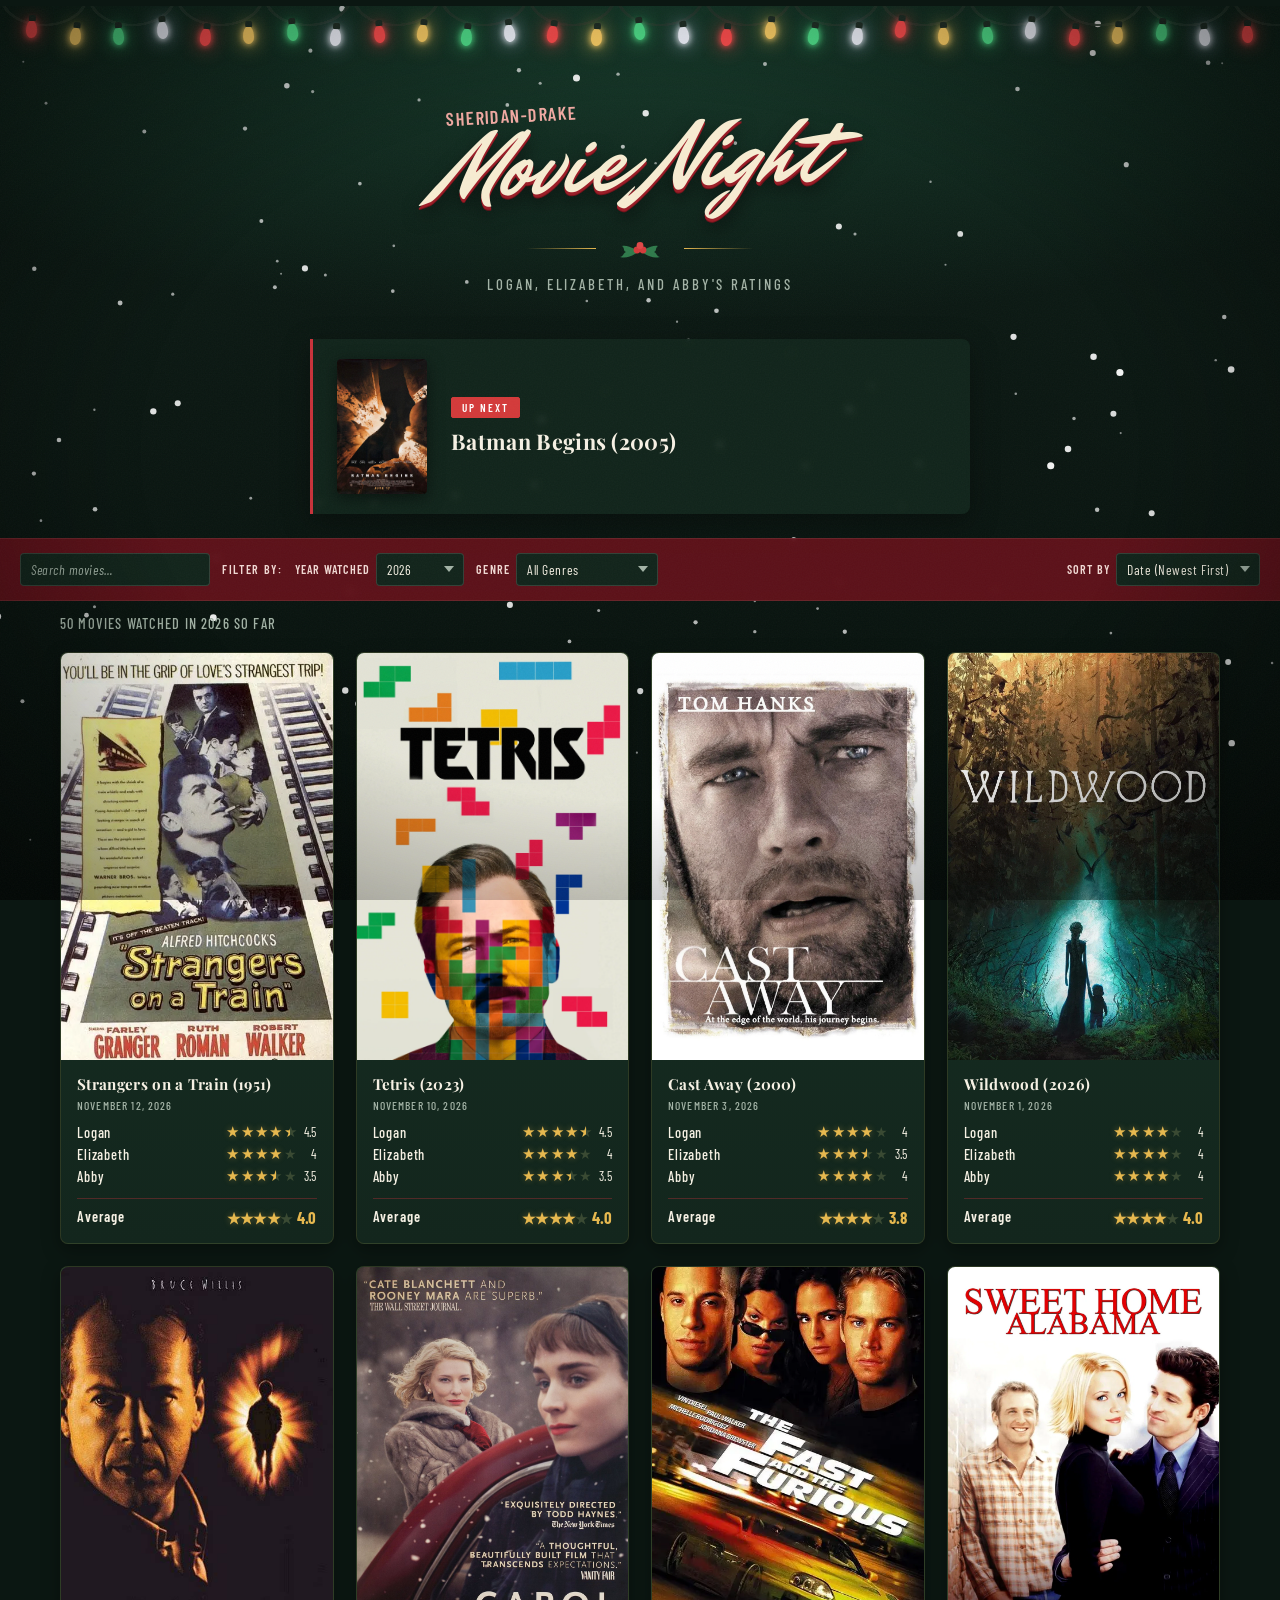
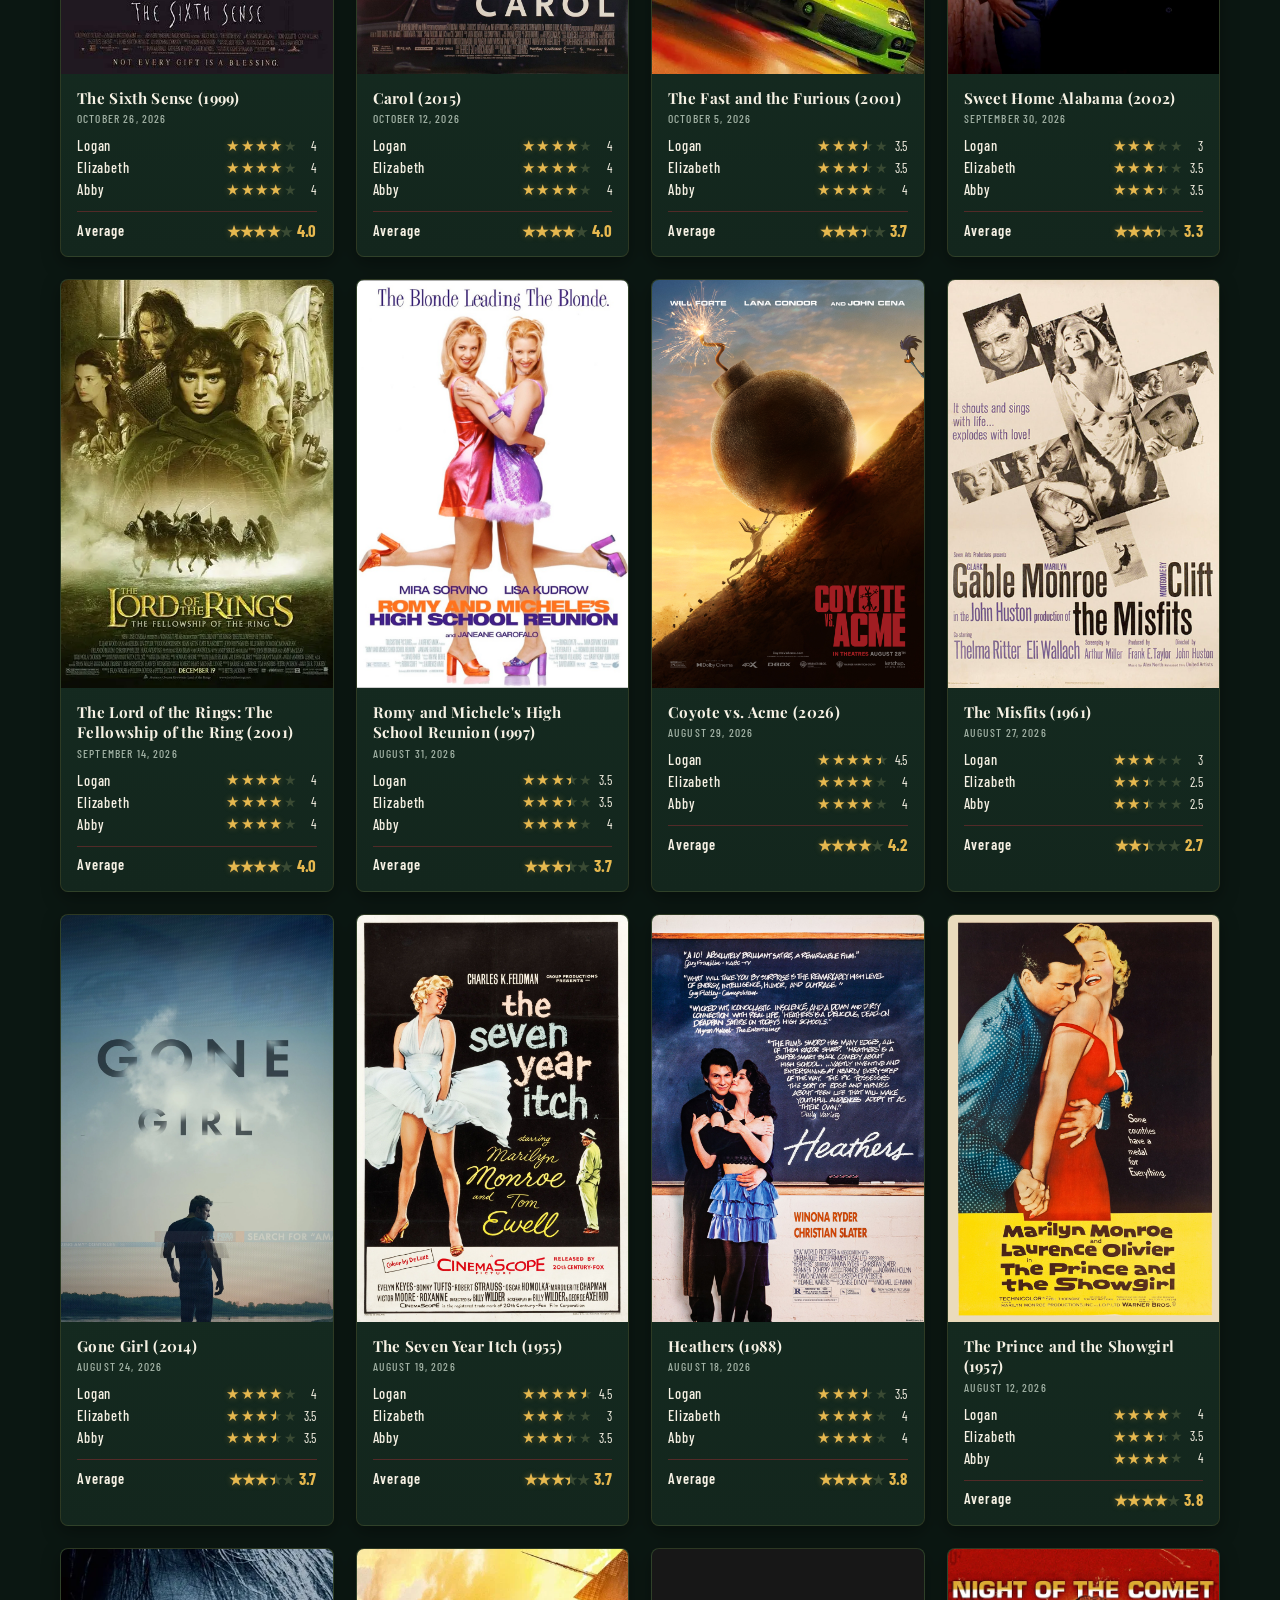
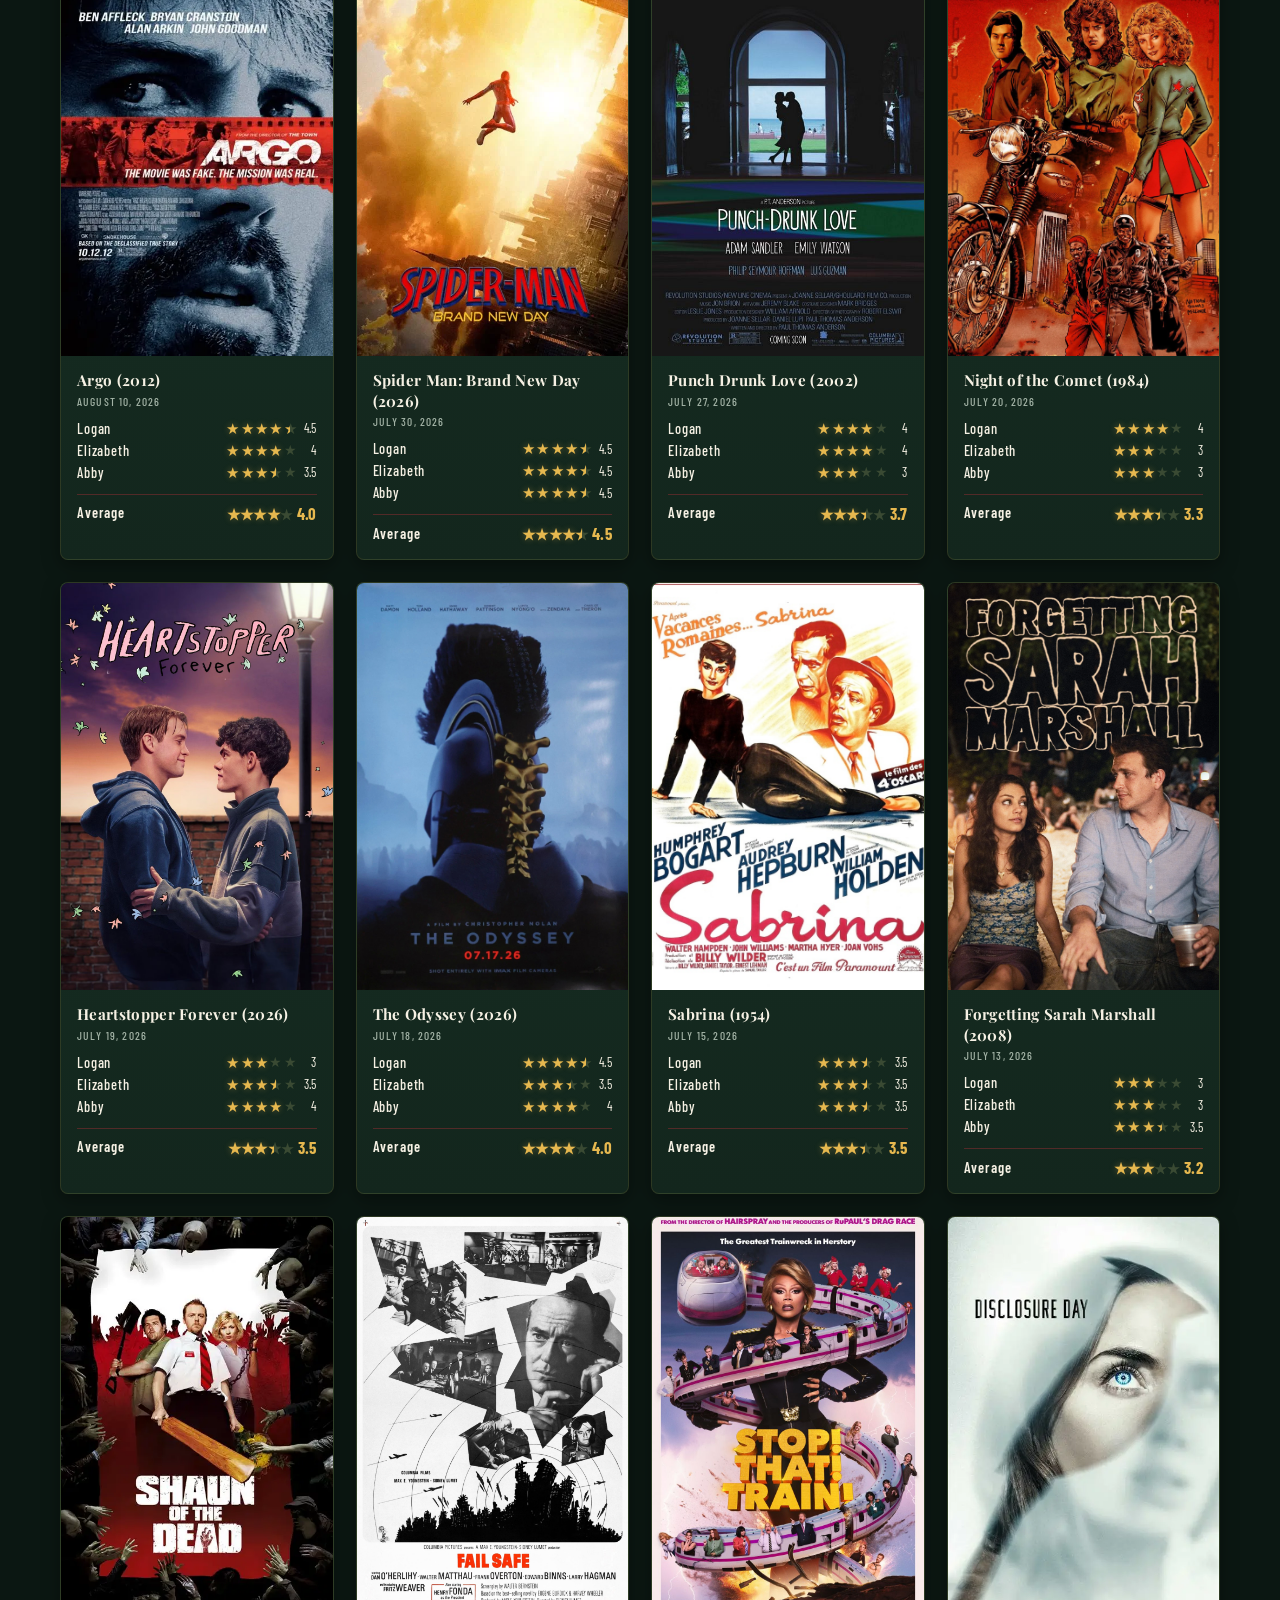
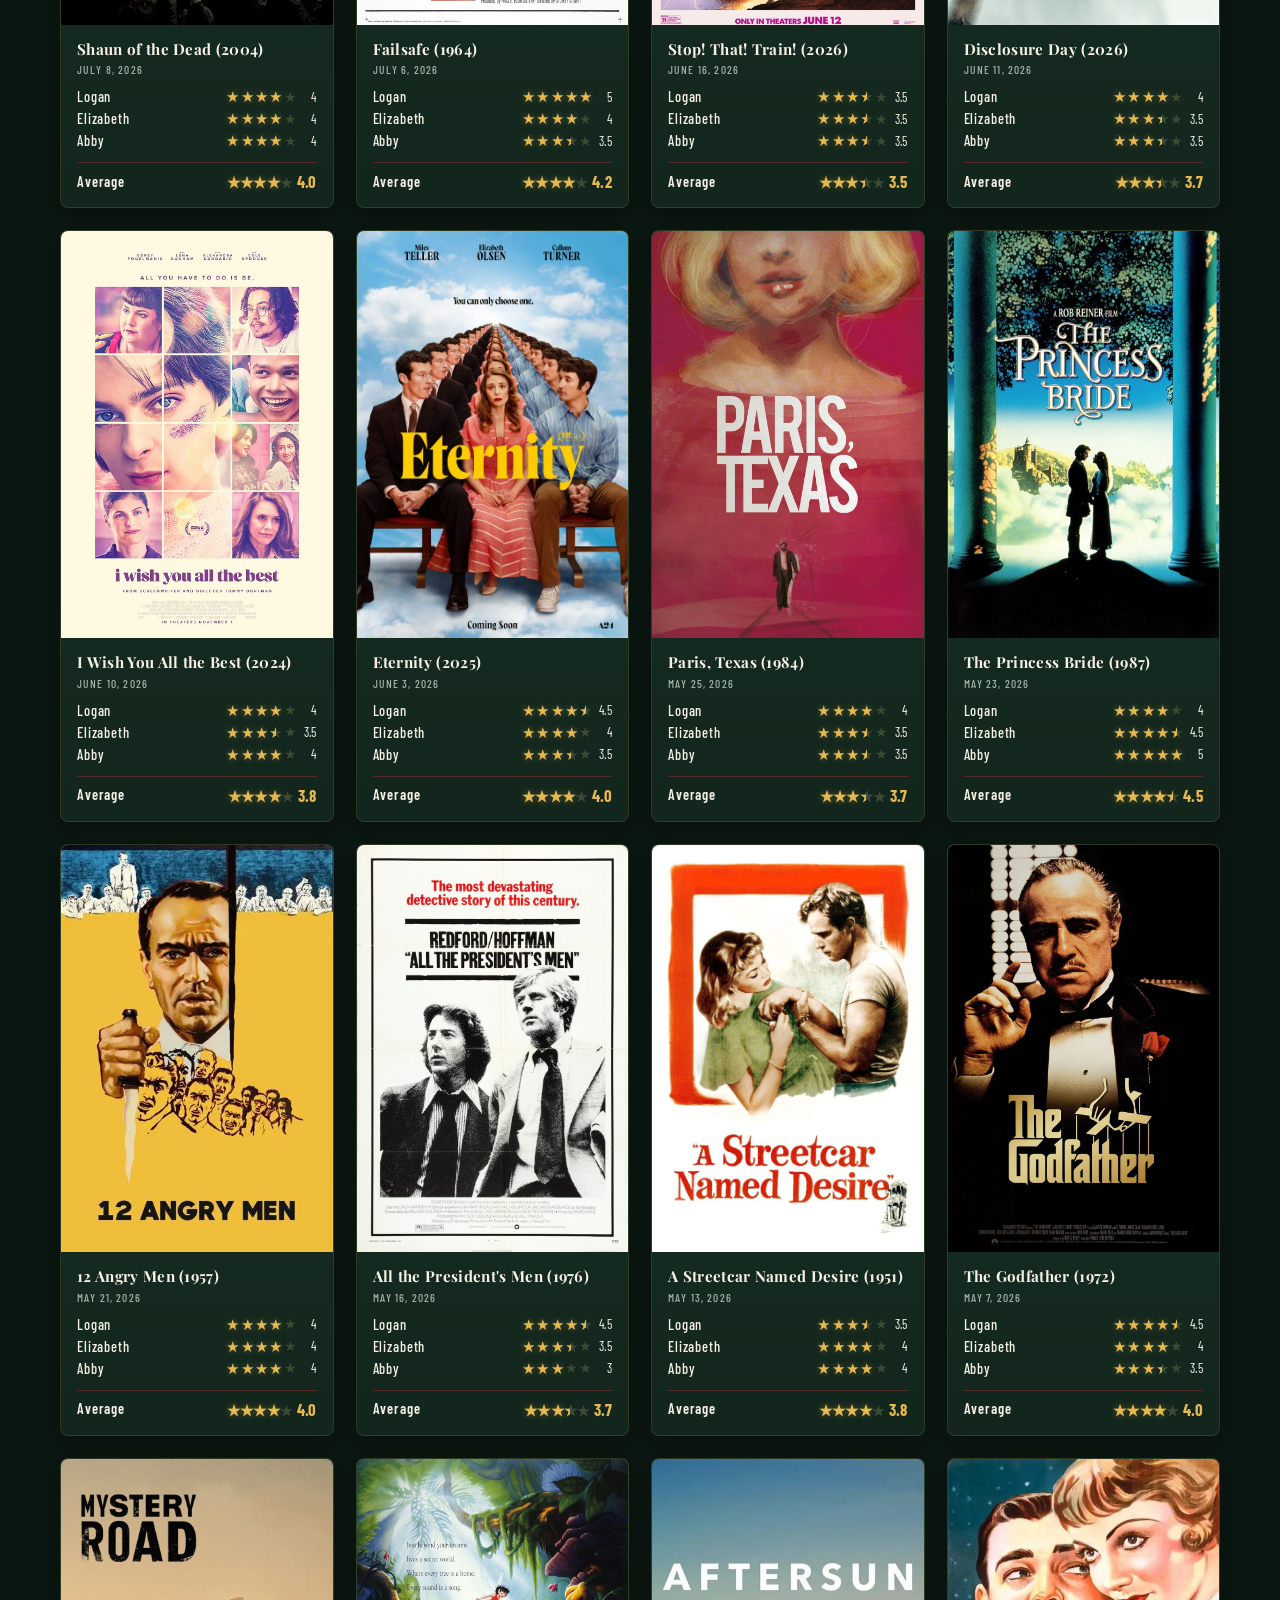
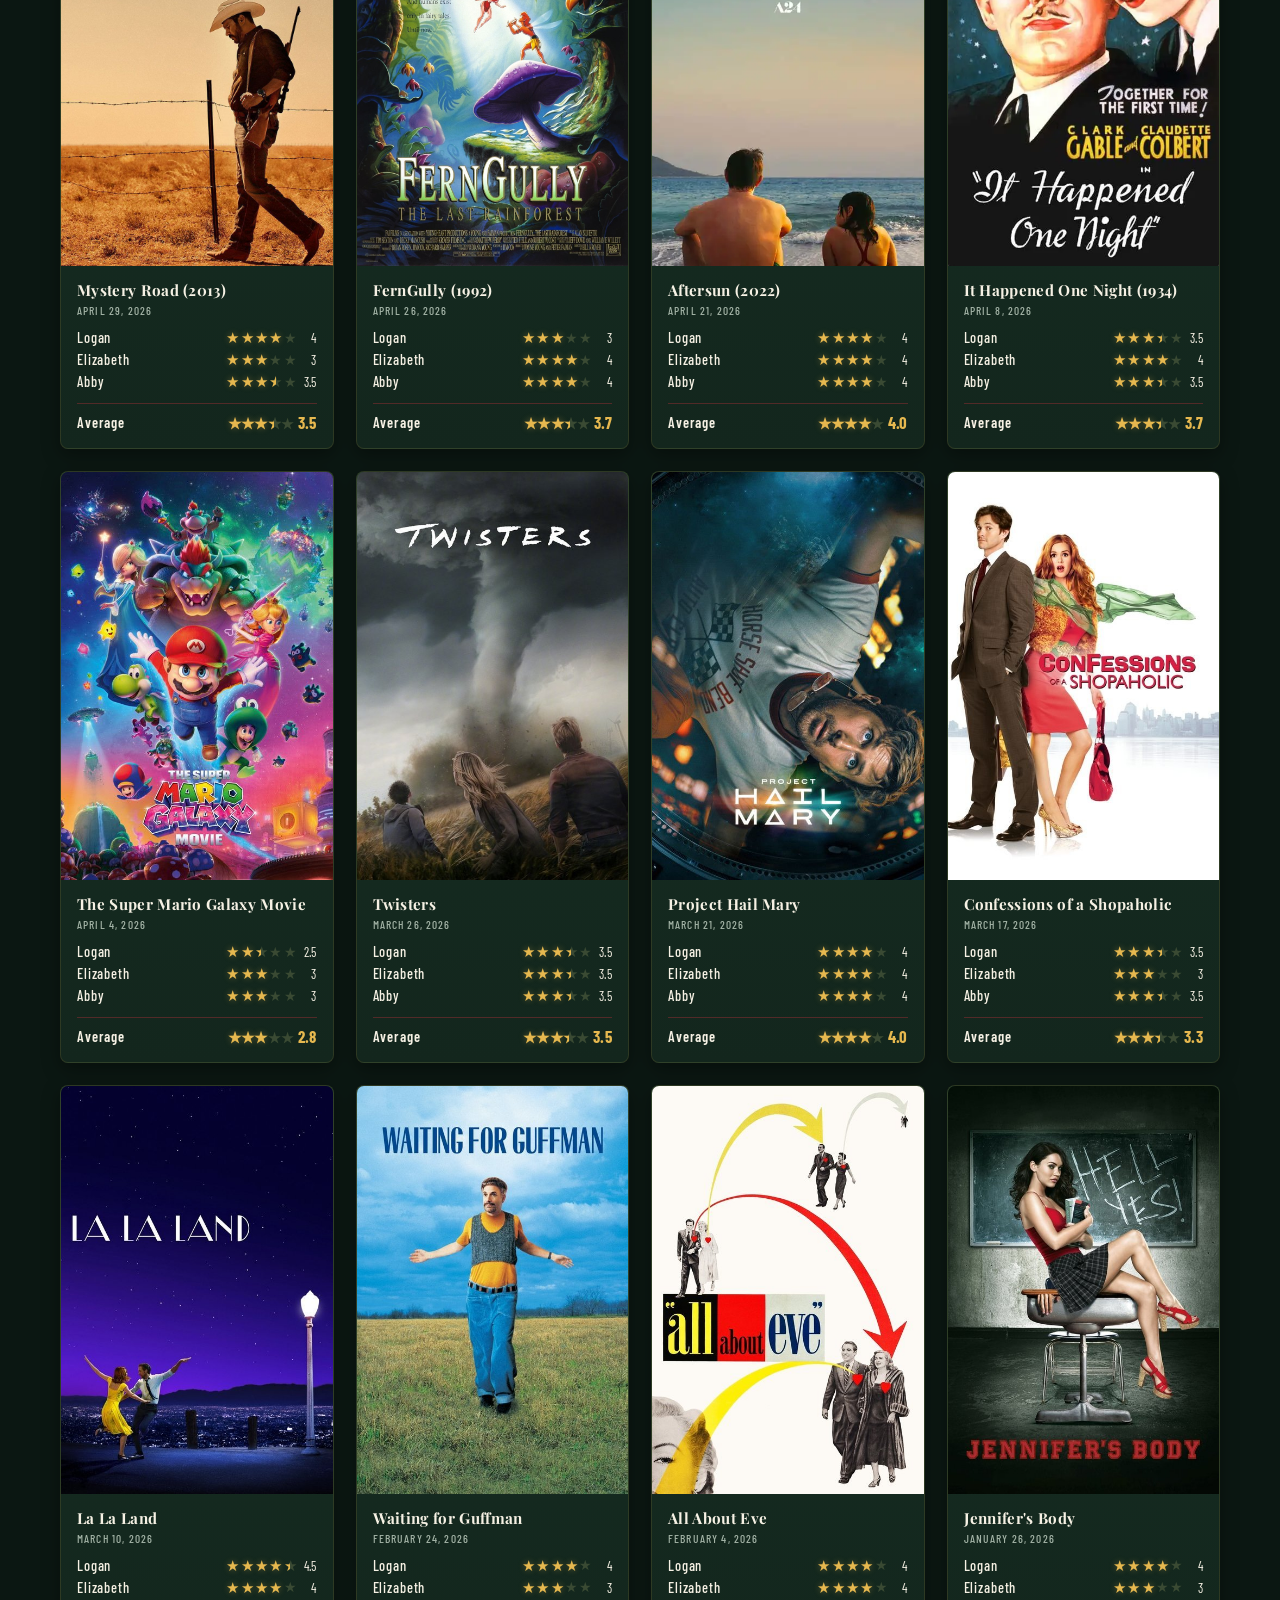
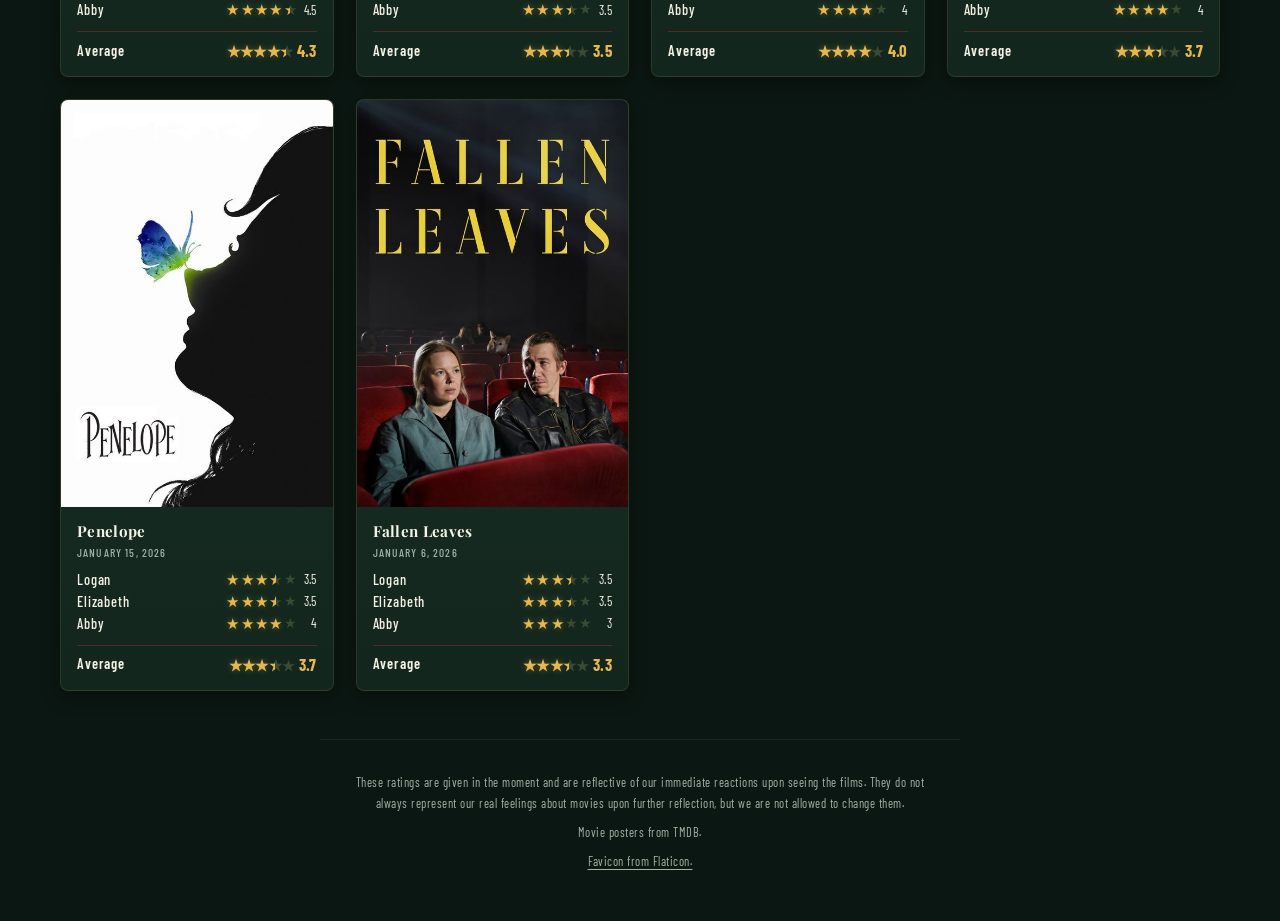
<file: index.html>
<!DOCTYPE html>
<html lang="en">
<head>
  <script defer src="https://stats.netsmart.digital/script.js" data-website-id="807ea094-79bf-4538-8f38-276d5046555d"></script>
  <meta charset="UTF-8">
  <meta name="viewport" content="width=device-width, initial-scale=1.0, viewport-fit=cover">
  <meta name="theme-color" content="#0b1712">
  <title>Sheridan-Drake Movie Night</title>
  <meta name="description" content="Logan, Elizabeth, and Abby's movie night ratings.">
  <!-- Social share card. og-image.jpg is rendered from scripts/og-image.html;
       re-render it whenever the header/theme design changes (see CLAUDE.md). -->
  <meta property="og:type" content="website">
  <meta property="og:url" content="https://sheridandrakemovienight.com/">
  <meta property="og:title" content="Sheridan-Drake Movie Night">
  <meta property="og:description" content="Logan, Elizabeth, and Abby's movie night ratings.">
  <meta property="og:image" content="https://sheridandrakemovienight.com/og-image.jpg">
  <meta property="og:image:width" content="1200">
  <meta property="og:image:height" content="630">
  <meta property="og:image:alt" content="Sheridan-Drake Movie Night, in cream script under a string of holiday lights with falling snow">
  <meta name="twitter:card" content="summary_large_image">
  <link rel="icon" type="image/png" href="favicon.png">
  <link rel="preconnect" href="https://fonts.googleapis.com">
  <link rel="preconnect" href="https://fonts.gstatic.com" crossorigin>
  <link href="https://fonts.googleapis.com/css2?family=Playfair+Display:ital,wght@0,700;1,400&family=Mr+Dafoe&family=Barlow+Condensed:wght@400;500;600&display=swap" rel="stylesheet">
  <link rel="stylesheet" href="style.css">
</head>
<body>
    <div id="notch-fill" class="notch-fill"></div>
    <canvas id="snow" class="snow" aria-hidden="true"></canvas>
  <header class="holiday-header">
    <div class="lights" id="lights" aria-hidden="true"></div>
    <div class="header-inner">
      <h1 class="title">
        <span class="title-family">Sheridan-Drake</span>
        <span class="title-main">Movie Night</span>
      </h1>
      <div class="holly-rule" aria-hidden="true">
        <svg viewBox="0 0 64 28" width="64" height="28"><path d="M32 16c-6-1-10-6-18-5 3 2 1 5 4 6-3 1-2 4-6 5 8 2 13-2 20-6zM32 16c6-1 10-6 18-5-3 2-1 5-4 6 3 1 2 4 6 5-8 2-13-2-20-6z" fill="#2f7a4b"/><circle cx="29" cy="15" r="3.4" fill="#d43a3a"/><circle cx="35" cy="15" r="3.4" fill="#d43a3a"/><circle cx="32" cy="10.5" r="3.4" fill="#e04848"/></svg>
      </div>
      <p class="tagline">Logan, Elizabeth, and Abby's Ratings</p>
    </div>
  </header>

  <section id="up-next" class="up-next" hidden>
    <div class="up-next-content">
      <div class="up-next-poster">
        <img id="up-next-img" src="" alt="">
        <div id="up-next-placeholder" class="poster-placeholder" hidden>
          <span id="up-next-placeholder-title"></span>
        </div>
      </div>
      <div class="up-next-info">
        <span class="up-next-badge">Up Next</span>
        <h2 id="up-next-title"></h2>
      </div>
    </div>
  </section>


  <div class="controls">
    <div class="controls-left">
      <button id="reset-btn" class="reset-btn" hidden>Reset</button>
      <input type="search" id="search-input" placeholder="Search movies…" autocomplete="off">
      <div id="search-filter-hint" hidden></div>
      <span class="filter-label">Filter by:</span>
      <div class="control-group">
        <label for="year-select">Year Watched</label>
        <select id="year-select">
          <option value="any">Any Year</option>
        </select>
      </div>
      <div class="control-group">
        <label for="genre-select">Genre</label>
        <select id="genre-select">
          <option value="any">All Genres</option>
          <option value="action/adventure">Action / Adventure</option>
          <option value="animation">Animation</option>
          <option value="comedy">Comedy</option>
          <option value="documentary">Documentary</option>
          <option value="drama">Drama</option>
          <option value="horror">Horror</option>
          <option value="romance">Romance</option>
          <option value="scifi/fantasy">Sci-Fi / Fantasy</option>
          <option value="thriller">Thriller</option>
        </select>
      </div>
    </div>
    <div class="controls-right">
      <div class="control-group">
        <label for="sort-select">Sort by</label>
        <select id="sort-select">
          <option value="date-desc">Date (Newest First)</option>
          <option value="date-asc">Date (Oldest First)</option>
          <option value="rating-logan">Logan's Rating</option>
          <option value="rating-elizabeth">Elizabeth's Rating</option>
          <option value="rating-abby">Abby's Rating</option>
          <option value="rating-average">Average Rating</option>
        </select>
      </div>
    </div>
  </div>

  <div id="movie-count" class="movie-count"></div>

  <main id="movie-grid" class="movie-grid"></main>

  <div id="no-results" class="no-results" hidden>
    <p>No movies found for this filter.</p>
  </div>

  <footer class="site-footer">
    <p>These ratings are given in the moment and are reflective of our immediate reactions upon seeing the films. They do not always represent our real feelings about movies upon further reflection, but we are not allowed to change them.</p>
    <p>Movie posters from TMDB.</p>
    <p><a href="https://www.flaticon.com/search?word=movie">Favicon from Flaticon.</a></p>
  </footer>

  <script src="movies.js"></script>
  <script src="script.js"></script>
  <script src="holiday.js"></script>
  <script>
    if ('serviceWorker' in navigator) {
      navigator.serviceWorker.register('/sw.js');
    }
  </script>
</body>
</html>
</file>
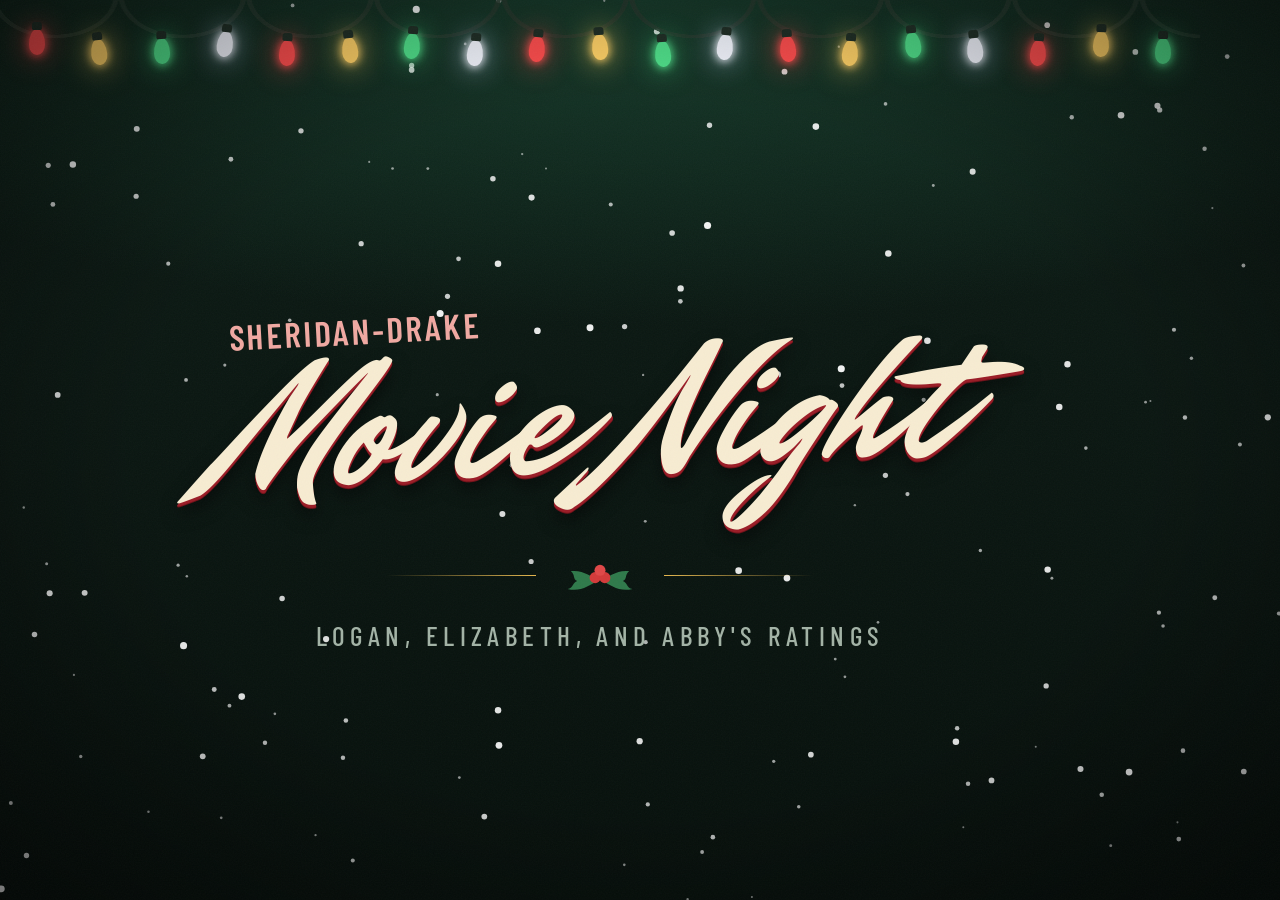
<file: scripts/og-image.html>
<!DOCTYPE html>
<!--
  Source for the social share image (og-image.jpg, 1200x630).

  It reuses the live site's header styles (../style.css) and decorations
  (../holiday.js), so it stays in step with the site design. Whenever the
  header/theme changes, re-render the image — see "Social share image" in
  CLAUDE.md for the one-line command.

  The header markup below is a copy of the <header> in index.html; keep the
  two in sync.
-->
<html lang="en">
<head>
  <meta charset="UTF-8">
  <title>Social share image</title>
  <meta name="robots" content="noindex">
  <link rel="preconnect" href="https://fonts.googleapis.com">
  <link rel="preconnect" href="https://fonts.gstatic.com" crossorigin>
  <link href="https://fonts.googleapis.com/css2?family=Mr+Dafoe&family=Barlow+Condensed:wght@400;500;600&display=swap" rel="stylesheet">
  <link rel="stylesheet" href="../style.css">
  <style>
    html, body {
      width: 1200px;
      height: 630px;
      overflow: hidden;
    }

    body {
      display: flex;
      flex-direction: column;
    }

    .holiday-header {
      flex: 1;
      display: flex;
      flex-direction: column;
      padding-bottom: 0;
    }

    .header-inner {
      flex: 1;
      display: flex;
      flex-direction: column;
      align-items: center;
      justify-content: center;
      padding: 0 0 56px;
    }

    /* bigger bulbs so they read at thumbnail size */
    .lights { zoom: 1.45; }

    .holiday-header .title-family { font-size: 2.2rem; }
    .holiday-header .title-main   { font-size: 11.5rem; }

    .holly-rule { margin-top: 30px; }
    .holly-rule svg { width: 104px; height: 46px; }
    .holly-rule::before,
    .holly-rule::after { width: 150px; }

    .tagline {
      font-size: 1.7rem;
      margin-top: 20px;
    }
  </style>
</head>
<body>
  <canvas id="snow" class="snow" aria-hidden="true"></canvas>
  <header class="holiday-header">
    <div class="lights" id="lights" aria-hidden="true"></div>
    <div class="header-inner">
      <h1 class="title">
        <span class="title-family">Sheridan-Drake</span>
        <span class="title-main">Movie Night</span>
      </h1>
      <div class="holly-rule" aria-hidden="true">
        <svg viewBox="0 0 64 28" width="64" height="28"><path d="M32 16c-6-1-10-6-18-5 3 2 1 5 4 6-3 1-2 4-6 5 8 2 13-2 20-6zM32 16c6-1 10-6 18-5-3 2-1 5-4 6 3 1 2 4 6 5-8 2-13-2-20-6z" fill="#2f7a4b"/><circle cx="29" cy="15" r="3.4" fill="#d43a3a"/><circle cx="35" cy="15" r="3.4" fill="#d43a3a"/><circle cx="32" cy="10.5" r="3.4" fill="#e04848"/></svg>
      </div>
      <p class="tagline">Logan, Elizabeth, and Abby's Ratings</p>
    </div>
  </header>
  <script src="../holiday.js"></script>
</body>
</html>
</file>
<file: style.css>
:root {
  /* Holiday palette — evergreen night, cranberry, candlelight gold */
  --bg-primary:     #0b1712;
  --bg-secondary:   #12241b;
  --bg-card:        #13261d;
  --bg-card-top:    #173024;
  --bg-controls:    rgba(98, 18, 26, 0.94);
  --up-next-bg:     rgba(19, 38, 29, 0.92);
  --up-next-border: #c8323a;
  --text-primary:   #f6f1e4;
  --text-secondary: #a3b3a6;
  --text-controls:  #f1d9d4;
  --accent:         #e6b84f;
  --accent-dim:     #3a4a33;
  --accent-hover:   #f5d27e;
  --berry:          #d43a3a;
  --pine:           #2f7a4b;
  --rule-color:     rgba(246, 241, 228, 0.08);
  --font-display:   'Playfair Display', Georgia, serif;
  --font-ui:        'Barlow Condensed', 'Arial Narrow', sans-serif;
  --radius: 8px;
  --gap:    22px;
}

* {
  margin: 0;
  padding: 0;
  box-sizing: border-box;
}

html {
  background:
    radial-gradient(ellipse 120% 60% at 50% 0%, #163a2a 0%, transparent 60%),
    linear-gradient(180deg, #0d1d16 0%, var(--bg-primary) 45%, #07100c 100%);
  background-color: var(--bg-primary);
  background-attachment: fixed;
}

body {
  font-family: var(--font-ui);
  background: transparent;
  color: var(--text-primary);
  letter-spacing: 0.02em;
  min-height: 100vh;
}

/* Film grain — fixed SVG noise tile, barely visible, adds tactile depth */
body::before {
  content: '';
  position: fixed;
  inset: 0;
  z-index: 9999;
  pointer-events: none;
  opacity: 0.035;
  background-image: url("data:image/svg+xml,%3Csvg xmlns='http://www.w3.org/2000/svg' width='300' height='300'%3E%3Cfilter id='noise'%3E%3CfeTurbulence type='fractalNoise' baseFrequency='0.75' numOctaves='4' stitchTiles='stitch'/%3E%3C/filter%3E%3Crect width='300' height='300' filter='url(%23noise)' opacity='1'/%3E%3C/svg%3E");
  background-repeat: repeat;
  background-size: 300px 300px;
}

/* Vignette — darkens screen edges, draws eye inward */
body::after {
  content: '';
  position: fixed;
  inset: 0;
  z-index: 9998;
  pointer-events: none;
  background: radial-gradient(ellipse at center, transparent 55%, rgba(0, 0, 0, 0.5) 100%);
}

/* Falling snow — canvas sits behind all content */
.snow {
  position: fixed;
  inset: 0;
  width: 100%;
  height: 100%;
  z-index: -1;
  pointer-events: none;
}

/* Header */
.holiday-header {
  position: relative;
  text-align: center;
  padding: 0 20px 34px;
  overflow: hidden;
}

/* String of lights */
.lights {
  position: relative;
  height: 74px;
  margin: 0 -20px;
  display: flex;
  justify-content: space-around;
  align-items: flex-start;
  padding: 10px 10px 0;
}

.lights::before {
  /* the wire: a gentle scalloped cord */
  content: '';
  position: absolute;
  left: 0;
  right: 0;
  top: -4px;
  height: 30px;
  background:
    radial-gradient(ellipse 50% 100% at 50% 0%, transparent 92%, #24382c 93%, #24382c 100%, transparent 101%)
    0 0 / 88px 30px repeat-x;
  opacity: 0.9;
}

.bulb {
  position: relative;
  width: 11px;
  height: 18px;
  margin-top: var(--drop, 12px);
  border-radius: 50% 50% 50% 50% / 60% 60% 40% 40%;
  background: var(--c);
  box-shadow: 0 0 6px 1px var(--c), 0 0 18px 4px var(--glow);
  animation: twinkle var(--dur, 2.4s) ease-in-out var(--delay, 0s) infinite alternate;
}

.bulb::before {
  /* socket */
  content: '';
  position: absolute;
  top: -5px;
  left: 50%;
  width: 7px;
  height: 6px;
  transform: translateX(-50%);
  background: #1f2e25;
  border-radius: 2px 2px 1px 1px;
}

.bulb.red   { --c: #ff4d4d; --glow: rgba(255, 77, 77, 0.45); }
.bulb.green { --c: #4fe08a; --glow: rgba(79, 224, 138, 0.4); }
.bulb.gold  { --c: #ffd166; --glow: rgba(255, 209, 102, 0.5); }
.bulb.white { --c: #f4f7ff; --glow: rgba(200, 220, 255, 0.45); }

@keyframes twinkle {
  0%, 35% { opacity: 1;    filter: brightness(1.1); }
  100%    { opacity: 0.35; filter: brightness(0.6); box-shadow: 0 0 3px 0 var(--c); }
}

.header-inner {
  position: relative;
  padding-top: 26px;
}

/* ---- Title lockup ------------------------------------------------------ */

.title {
  font-weight: 400;
  line-height: 1;
}

.title-family,
.title-main {
  display: block;
}

/* Vintage title card — 1950s holiday-film opening card.
   Brush script in cream with a cranberry drop-shade, the family name
   tucked in above the M like a studio credit. */
.holiday-header .title {
  display: inline-block;
  text-align: left;
  transform: rotate(-3deg);
  margin-bottom: 6px;
}

.holiday-header .title-family {
  font-family: var(--font-ui);
  font-weight: 600;
  font-size: 1.15rem;
  letter-spacing: 0.08em;
  text-transform: uppercase;
  color: #f0a9a2;
  margin: 0 0 -0.35em 0.6em;
  position: relative;
  z-index: 1;
}

.holiday-header .title-main {
  font-family: 'Mr Dafoe', cursive;
  font-size: clamp(3.6rem, 11vw, 6rem);
  color: #f7ecd2;
  padding: 0 0.15em 0.05em 0;
  text-shadow:
    0 3px 0 #9b1c26,
    0 4px 0 #6d1119,
    0 10px 18px rgba(0, 0, 0, 0.55);
}

.holly-rule {
  display: flex;
  align-items: center;
  justify-content: center;
  gap: 12px;
  margin: 16px auto 0;
}

.holly-rule::before,
.holly-rule::after {
  content: '';
  width: 70px;
  height: 1px;
}
.holly-rule::before { background: linear-gradient(90deg, transparent, var(--accent)); }
.holly-rule::after  { background: linear-gradient(90deg, var(--accent), transparent); }

.tagline {
  font-family: var(--font-ui);
  font-weight: 500;
  font-size: 0.92rem;
  letter-spacing: 0.2em;
  text-transform: uppercase;
  color: var(--text-secondary);
  margin-top: 12px;
}

@media (prefers-reduced-motion: reduce) {
  .bulb { animation: none; }
}

/* Up Next */
.up-next {
  max-width: 700px;
  margin: 12px auto 24px;
  padding: 0 20px;
}

.up-next-content {
  display: flex;
  align-items: center;
  gap: 24px;
  background: var(--up-next-bg);
  border-left: 3px solid var(--up-next-border);
  border-radius: 0 var(--radius) var(--radius) 0;
  box-shadow: 0 8px 28px rgba(0, 0, 0, 0.35);
  backdrop-filter: blur(3px);
  -webkit-backdrop-filter: blur(3px);
  padding: 20px 24px;
}

.up-next-poster {
  flex-shrink: 0;
  width: 90px;
  height: 135px;
  border-radius: 4px;
  overflow: hidden;
  box-shadow: 0 4px 16px rgba(0, 0, 0, 0.5);
}

.up-next-poster img {
  width: 100%;
  height: 100%;
  object-fit: cover;
  display: block;
}

.up-next-info {
  display: flex;
  flex-direction: column;
  gap: 10px;
}

.up-next-badge {
  display: inline-block;
  color: #fff;
  border: 1px solid var(--berry);
  background: var(--berry);
  font-family: var(--font-ui);
  font-weight: 600;
  font-size: 0.7rem;
  text-transform: uppercase;
  letter-spacing: 0.18em;
  padding: 3px 10px;
  border-radius: 2px;
  width: fit-content;
}

.up-next-info h2 {
  font-family: var(--font-display);
  font-size: 1.35rem;
  font-weight: 700;
  line-height: 1.25;
  color: var(--text-primary);
}

/* Controls */
.controls {
  position: sticky;
  top: 0; /* Anchor to the absolute top of the screen */
  z-index: 10;
  background: var(--bg-controls);
  display: flex;
  flex-wrap: wrap;
  align-items: center;
  gap: 10px 16px;
  
  /* Add safe-area-inset-top to the existing 14px top padding */
  padding: calc(14px + env(safe-area-inset-top)) 20px 14px; 
  
  border-top: 1px solid var(--rule-color);
  border-bottom: 1px solid var(--rule-color);
  backdrop-filter: blur(4px);
  -webkit-backdrop-filter: blur(4px);
}


.controls-left {
  display: flex;
  flex-wrap: wrap;
  align-items: center;
  gap: 10px 12px;
  flex: 1;
}

.controls-right {
  display: flex;
  align-items: center;
  gap: 10px;
}

.filter-label {
  font-family: var(--font-ui);
  font-size: 0.75rem;
  font-weight: 600;
  letter-spacing: 0.14em;
  text-transform: uppercase;
  color: var(--text-controls);
  white-space: nowrap;
}

.control-group {
  display: flex;
  align-items: center;
  gap: 6px;
}

.control-group label {
  font-family: var(--font-ui);
  font-size: 0.75rem;
  font-weight: 600;
  letter-spacing: 0.1em;
  text-transform: uppercase;
  color: var(--text-controls);
  white-space: nowrap;
}

.control-group select,
#search-input {
  appearance: none;
  -webkit-appearance: none;
  background: var(--bg-secondary);
  color: var(--text-primary);
  border: 1px solid rgba(246, 241, 228, 0.14);
  border-radius: 4px;
  padding: 7px 30px 7px 10px;
  font-family: var(--font-ui);
  font-size: 0.85rem;
  font-weight: 400;
  letter-spacing: 0.04em;
  cursor: pointer;
  transition: border-color 0.18s ease;
}

.control-group select {
  background-image: url("data:image/svg+xml,%3Csvg xmlns='http://www.w3.org/2000/svg' width='10' height='6' fill='%23a3b3a6'%3E%3Cpath d='M5 6L0 0h10z'/%3E%3C/svg%3E");
  background-repeat: no-repeat;
  background-position: right 9px center;
}

.control-group select:focus,
#search-input:focus {
  outline: none;
  border-color: var(--accent);
}

#search-input {
  width: 190px;
  padding: 7px 10px;
}

#search-input::placeholder {
  color: var(--text-secondary);
  font-style: italic;
}

/* Hide native clear button on search inputs */
#search-input::-webkit-search-cancel-button {
  -webkit-appearance: none;
}

#search-filter-hint {
  flex: 0 0 100%;
  order: 99;
  font-family: var(--font-ui);
  font-size: 0.78rem;
  color: #ffc9bf;
  font-style: italic;
  line-height: 1.5;
}

.reset-btn {
  background: none;
  border: none;
  border-bottom: 1px solid var(--accent);
  color: var(--accent);
  font-family: var(--font-ui);
  font-size: 0.78rem;
  font-weight: 600;
  letter-spacing: 0.1em;
  text-transform: uppercase;
  cursor: pointer;
  padding: 0 0 1px;
  white-space: nowrap;
  transition: color 0.15s ease, border-color 0.15s ease;
}

.reset-btn:hover {
  color: var(--accent-hover);
  border-color: var(--accent-hover);
}

.movie-count {
  max-width: 1200px;
  margin: 14px auto 0;
  padding: 0 20px;
  font-family: var(--font-ui);
  font-size: 0.9rem;
  font-weight: 500;
  letter-spacing: 0.08em;
  text-transform: uppercase;
  color: var(--text-secondary);
}

/* Movie Grid */
.movie-grid {
  max-width: 1200px;
  margin: 20px auto 0;
  padding: 0 20px 48px;
  display: grid;
  grid-template-columns: repeat(auto-fill, minmax(220px, 1fr));
  gap: var(--gap);
}

/* Movie Card */
.movie-card {
  background: linear-gradient(180deg, var(--bg-card-top) 0%, var(--bg-card) 100%);
  border-radius: var(--radius);
  border: 1px solid rgba(230, 184, 79, 0.12);
  box-shadow: 0 6px 18px rgba(0, 0, 0, 0.35), inset 0 1px 0 rgba(255, 255, 255, 0.04);
  overflow: hidden;
  transition: transform 0.22s ease, box-shadow 0.22s ease, border-color 0.22s ease;
}

.movie-card:hover {
  transform: translateY(-4px);
  box-shadow: 0 14px 34px rgba(0, 0, 0, 0.55), 0 0 0 1px rgba(200, 50, 58, 0.35), 0 0 24px rgba(230, 184, 79, 0.12);
  border-color: rgba(200, 50, 58, 0.55);
}

.movie-card .poster-wrapper {
  width: 100%;
  aspect-ratio: 2 / 3;
  background: var(--bg-secondary);
  overflow: hidden;
}

.movie-card .poster-wrapper img {
  width: 100%;
  height: 100%;
  object-fit: cover;
  display: block;
  transition: transform 0.35s ease;
}

.movie-card:hover .poster-wrapper img {
  transform: scale(1.03);
}

.poster-placeholder {
  width: 100%;
  height: 100%;
  display: flex;
  align-items: center;
  justify-content: center;
  padding: 20px;
  text-align: center;
  color: var(--text-secondary);
  font-family: var(--font-display);
  font-size: 1rem;
  font-style: italic;
  border: 1px dashed rgba(230, 184, 79, 0.18);
}

.movie-card .card-body {
  padding: 14px 16px 16px;
}

.movie-card .card-body h3 {
  font-family: var(--font-display);
  font-size: 0.95rem;
  font-weight: 700;
  line-height: 1.35;
  margin-bottom: 3px;
  color: var(--text-primary);
}

.movie-card .date {
  font-family: var(--font-ui);
  font-size: 0.72rem;
  font-weight: 500;
  letter-spacing: 0.1em;
  text-transform: uppercase;
  color: var(--text-secondary);
  margin-bottom: 12px;
}

/* Ratings */
.ratings {
  display: flex;
  flex-direction: column;
  gap: 5px;
}

.rating-row {
  display: flex;
  align-items: center;
  justify-content: space-between;
  font-family: var(--font-ui);
  font-size: 0.9rem;
}

.rating-row .name {
  color: var(--text-primary);
  font-weight: 500;
  letter-spacing: 0.06em;
}

.rating-row .stars {
  display: flex;
  align-items: center;
  gap: 1px;
}

.star {
  color: var(--accent-dim);
  font-size: 0.88rem;
  line-height: 1;
}

.star.filled {
  color: var(--accent);
  text-shadow: 0 0 6px rgba(230, 184, 79, 0.35);
  font-size: 0.95rem;
}

.star.half {
  background: linear-gradient(90deg, var(--accent) 50%, var(--accent-dim) 50%);
  -webkit-background-clip: text;
  -webkit-text-fill-color: transparent;
  background-clip: text;
  font-size: 0.95rem;
}

.rating-value {
  font-family: var(--font-ui);
  color: var(--text-primary);
  font-size: 0.82rem;
  font-weight: 400;
  margin-left: 4px;
  min-width: 2.4ch;
  text-align: right;
  display: inline-block;
}

.average-row {
  margin-top: 8px;
  padding-top: 8px;
  border-top: 1px solid rgba(200, 50, 58, 0.35);
  display: flex;
  align-items: center;
  justify-content: space-between;
  font-family: var(--font-ui);
  font-size: 0.9rem;
}

.average-row .name {
  font-weight: 600;
  letter-spacing: 0.06em;
  color: var(--text-primary);
}

.average-value {
  color: var(--accent);
  font-weight: 700;
  font-size: 1.05rem;
}

/* Footer */
.site-footer {
  text-align: center;
  max-width: 640px;
  margin: 0 auto;
  padding: 32px 20px 48px;
  border-top: 1px solid var(--rule-color);
  display: flex;
  flex-direction: column;
  gap: 8px;
  color: var(--text-secondary);
  font-family: var(--font-ui);
  font-size: 0.78rem;
  letter-spacing: 0.04em;
  line-height: 1.7;
}

.site-footer a {
  color: var(--text-secondary);
  text-decoration: underline;
  text-underline-offset: 3px;
  transition: color 0.15s ease;
}

.site-footer a:hover {
  color: var(--text-primary);
}

/* No results */
.no-results {
  text-align: center;
  padding: 80px 20px;
  color: var(--text-secondary);
  font-family: var(--font-ui);
  font-size: 1rem;
  letter-spacing: 0.08em;
  text-transform: uppercase;
}

/* The element that fills the notch area */
.notch-fill {
  position: fixed;
  top: 0;
  left: 0;
  width: 100%;
  /* Must be at least 6px tall for Safari to recognize it as the theme color */
  height: max(6px, env(safe-area-inset-top));
  background-color: var(--bg-primary);
  z-index: 10000;
  pointer-events: none;
}

/* Responsive */
@media (max-width: 600px) {

  .lights { height: 64px; }

  .holiday-header .title-family { font-size: 0.95rem; }

  .controls {
    flex-direction: column;
    align-items: stretch;
    gap: 10px;
  }

  .controls-left {
    flex-wrap: wrap;
    gap: 10px;
  }

  .filter-label {
    display: none;
  }

  #search-input {
    flex: 0 0 100%;
    width: 100%;
    box-sizing: border-box;
  }

  #search-filter-hint {
    order: 0;
  }

  .controls-right {
    flex-wrap: wrap;
    gap: 10px;
  }

  .control-group {
    justify-content: space-between;
    flex: 1;
    min-width: 0;
  }

  .control-group select {
    flex: 1;
    min-width: 0;
  }

  #year-select {
    max-width: 85px;
  }

  .up-next-content {
    padding: 14px 16px;
    gap: 16px;
  }

  .up-next-poster {
    width: 68px;
    height: 102px;
  }

  .up-next-info h2 {
    font-size: 1.1rem;
  }
}
</file>
